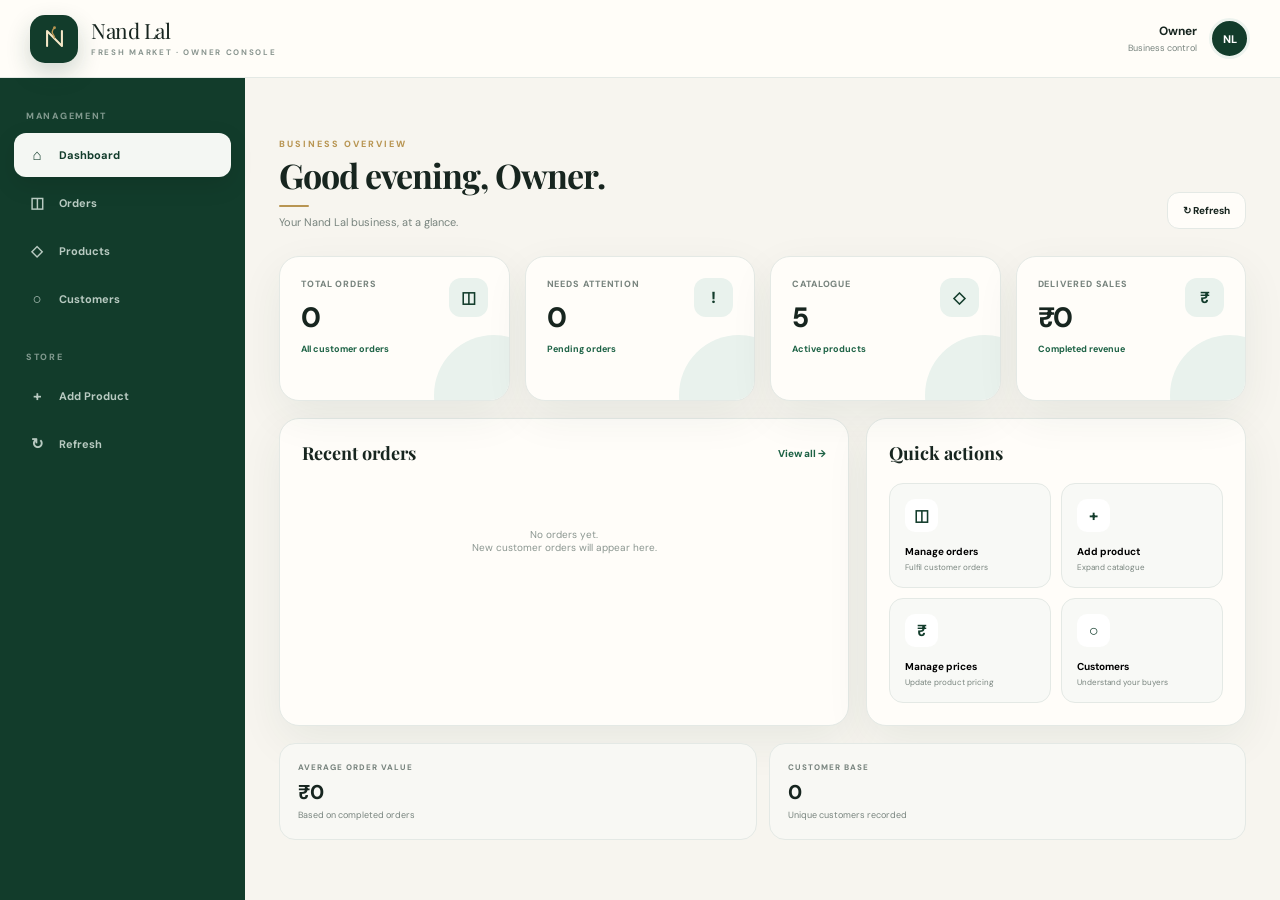
<file: owner.html>
<!DOCTYPE html>
<html lang="en">
<head>
<meta charset="UTF-8">
<meta name="viewport" content="width=device-width,initial-scale=1.0">
<meta name="theme-color" content="#123C2B">
<title>Nand Lal — Owner Console</title>

<style>
@import url('https://fonts.googleapis.com/css2?family=DM+Sans:wght@400;500;600;700&family=Playfair+Display:wght@600;700&display=swap');

:root{
  --green:#123c2b;
  --green2:#1d6245;
  --green3:#e9f2ed;
  --cream:#f7f5ef;
  --white:#fffdf9;
  --ink:#17251f;
  --muted:#78847e;
  --line:#e4e9e5;
  --gold:#b89552;
  --goldbg:#f5eddc;
  --red:#b54a42;
  --redbg:#fae9e7;
  --amber:#9a6a14;
  --amberbg:#fff3d8;
  --blue:#386889;
  --bluebg:#eaf2f8;
  --shadow:0 15px 45px rgba(18,60,43,.065);
  --radius:20px;
}

*{box-sizing:border-box;margin:0;padding:0}

html{scroll-behavior:smooth}

body{
  font-family:"DM Sans",sans-serif;
  background:var(--cream);
  color:var(--ink);
  min-height:100vh;
}

button,input,select{font:inherit}
button{cursor:pointer}
button:focus,input:focus,select:focus{
  outline:2px solid rgba(29,98,69,.2);
  outline-offset:2px
}

/* ================= BRAND ================= */

.brand{
  display:flex;
  align-items:center;
  gap:13px;
}

.logo{
  width:48px;
  height:48px;
  border-radius:15px;
  background:var(--green);
  display:grid;
  place-items:center;
  box-shadow:0 10px 25px rgba(18,60,43,.2);
}

.logo svg{
  width:33px;
  height:33px;
}

.brand-name{
  font-family:"Playfair Display",serif;
  font-size:21px;
  line-height:1;
  letter-spacing:-.5px;
}

.brand-sub{
  color:#89958f;
  font-size:8px;
  font-weight:700;
  letter-spacing:1.7px;
  text-transform:uppercase;
  margin-top:6px;
}

/* ================= TOPBAR ================= */

.topbar{
  height:78px;
  padding:0 30px;
  display:flex;
  align-items:center;
  justify-content:space-between;
  background:rgba(255,253,249,.93);
  border-bottom:1px solid var(--line);
  backdrop-filter:blur(20px);
  position:sticky;
  top:0;
  z-index:50;
}

.owner{
  display:flex;
  align-items:center;
  gap:12px;
}

.owner-info{text-align:right}

.owner-info strong{
  display:block;
  font-size:12px;
}

.owner-info span{
  display:block;
  color:var(--muted);
  font-size:9px;
  margin-top:3px;
}

.avatar{
  width:41px;
  height:41px;
  border-radius:50%;
  display:grid;
  place-items:center;
  background:var(--green);
  color:white;
  font-size:11px;
  font-weight:800;
  border:3px solid #edf3ee;
}

/* ================= LAYOUT ================= */

.layout{
  display:flex;
  min-height:calc(100vh - 78px);
}

.sidebar{
  width:245px;
  background:var(--green);
  color:#c9d8d0;
  padding:27px 14px;
  flex-shrink:0;
}

.nav-label{
  font-size:9px;
  letter-spacing:1.7px;
  color:#81998e;
  font-weight:800;
  text-transform:uppercase;
  margin:5px 12px 11px;
}

.nav-group + .nav-group{
  margin-top:30px;
}

.nav button{
  width:100%;
  border:0;
  background:transparent;
  color:#b8cac1;
  padding:12px 13px;
  border-radius:12px;
  text-align:left;
  margin-bottom:4px;
  font-size:11px;
  font-weight:700;
  display:flex;
  align-items:center;
  gap:12px;
  transition:.2s;
}

.nav button:hover{
  background:rgba(255,255,255,.07);
  color:#fff;
}

.nav button.active{
  background:#f4f7f3;
  color:var(--green);
  box-shadow:0 8px 24px rgba(0,0,0,.1);
}

.nav-icon{
  width:20px;
  text-align:center;
  font-size:15px;
}

/* ================= MAIN ================= */

.main{
  width:100%;
  max-width:1600px;
  margin:auto;
  min-width:0;
  padding:34px;
}

.section{display:none}

.section.active{
  display:block;
  animation:appear .22s ease;
}

@keyframes appear{
  from{opacity:0;transform:translateY(5px)}
  to{opacity:1;transform:none}
}

.page-head{
  display:flex;
  align-items:flex-end;
  justify-content:space-between;
  gap:20px;
  margin-bottom:27px;
}

.eyebrow{
  color:var(--gold);
  font-size:9px;
  font-weight:800;
  letter-spacing:2px;
  text-transform:uppercase;
  margin-bottom:8px;
}

h1{
  font-family:"Playfair Display",serif;
  font-size:34px;
  line-height:1;
  letter-spacing:-1px;
}

.page-head p{
  color:var(--muted);
  font-size:11px;
  margin-top:8px;
}

.gold-line{
  width:30px;
  height:2px;
  border-radius:10px;
  background:var(--gold);
  margin-top:13px;
}

/* ================= BUTTONS ================= */

.primary{
  background:var(--green);
  color:#fff;
  border:0;
  padding:12px 17px;
  border-radius:12px;
  font-size:10px;
  font-weight:800;
  box-shadow:0 9px 22px rgba(18,60,43,.16);
  transition:.2s;
}

.primary:hover{
  transform:translateY(-1px);
  background:#0d3022;
}

.secondary{
  background:var(--white);
  color:var(--ink);
  border:1px solid var(--line);
  padding:11px 15px;
  border-radius:12px;
  font-size:10px;
  font-weight:800;
}

/* ================= CARDS ================= */

.card{
  background:var(--white);
  border:1px solid var(--line);
  border-radius:var(--radius);
  box-shadow:var(--shadow);
}

.stats{
  display:grid;
  grid-template-columns:repeat(4,1fr);
  gap:15px;
}

.stat{
  min-height:145px;
  padding:21px;
  position:relative;
  overflow:hidden;
}

.stat:after{
  content:"";
  position:absolute;
  right:-45px;
  bottom:-55px;
  width:120px;
  height:120px;
  border-radius:50%;
  background:var(--green3);
}

.stat-top{
  display:flex;
  justify-content:space-between;
  align-items:flex-start;
}

.stat-label{
  color:var(--muted);
  font-size:9px;
  font-weight:800;
  text-transform:uppercase;
  letter-spacing:.9px;
}

.stat-value{
  font-size:28px;
  font-weight:800;
  letter-spacing:-1.3px;
  margin-top:9px;
}

.stat-note{
  color:var(--green2);
  font-size:9px;
  font-weight:700;
  margin-top:7px;
}

.stat-icon{
  width:39px;
  height:39px;
  border-radius:12px;
  display:grid;
  place-items:center;
  background:var(--green3);
  color:var(--green);
  font-weight:800;
  position:relative;
  z-index:2;
}

/* ================= DASHBOARD ================= */

.dashboard-grid{
  display:grid;
  grid-template-columns:1.5fr 1fr;
  gap:17px;
  margin-top:17px;
}

.panel{
  padding:22px;
}

.panel-head{
  display:flex;
  justify-content:space-between;
  align-items:center;
  margin-bottom:18px;
}

.panel-head h3{
  font-family:"Playfair Display",serif;
  font-size:18px;
}

.link{
  border:0;
  background:transparent;
  color:var(--green2);
  font-size:10px;
  font-weight:800;
}

.orders{
  display:flex;
  flex-direction:column;
}

.order{
  display:flex;
  justify-content:space-between;
  align-items:center;
  gap:15px;
  padding:14px 0;
  border-bottom:1px solid #edf0ec;
}

.order:last-child{border-bottom:0}

.order-id{
  font-size:11px;
  font-weight:800;
}

.order-meta{
  color:var(--muted);
  font-size:9px;
  margin-top:5px;
}

.order-right{text-align:right}

.amount{
  font-size:12px;
  font-weight:800;
}

.status{
  display:inline-flex;
  align-items:center;
  gap:5px;
  padding:5px 8px;
  margin-top:5px;
  border-radius:20px;
  font-size:8px;
  font-weight:800;
}

.status:before{
  content:"";
  width:5px;
  height:5px;
  border-radius:50%;
  background:currentColor;
}

.pending{color:var(--amber);background:var(--amberbg)}
.confirmed{color:var(--blue);background:var(--bluebg)}
.delivered{color:var(--green2);background:var(--green3)}
.cancelled{color:var(--red);background:var(--redbg)}

/* ================= QUICK ACTIONS ================= */

.quick-grid{
  display:grid;
  grid-template-columns:1fr 1fr;
  gap:10px;
}

.quick{
  border:1px solid var(--line);
  background:#f8f9f6;
  border-radius:14px;
  padding:15px;
  text-align:left;
  transition:.2s;
}

.quick:hover{
  background:var(--green3);
  transform:translateY(-2px);
}

.quick-icon{
  width:33px;
  height:33px;
  display:grid;
  place-items:center;
  border-radius:10px;
  background:#fff;
  color:var(--green);
  font-weight:800;
}

.quick strong{
  display:block;
  margin-top:13px;
  font-size:10px;
}

.quick span{
  display:block;
  margin-top:4px;
  color:var(--muted);
  font-size:8px;
}

/* ================= INSIGHTS ================= */

.insights{
  display:grid;
  grid-template-columns:1fr 1fr;
  gap:12px;
  margin-top:17px;
}

.insight{
  padding:18px;
  border-radius:16px;
  background:#f8f8f4;
  border:1px solid var(--line);
}

.insight-label{
  color:var(--muted);
  font-size:8px;
  font-weight:800;
  letter-spacing:1px;
  text-transform:uppercase;
}

.insight-value{
  font-size:20px;
  font-weight:800;
  margin-top:7px;
}

.insight-text{
  color:var(--muted);
  font-size:9px;
  margin-top:4px;
}

/* ================= TOOLBAR ================= */

.toolbar{
  display:flex;
  flex-wrap:wrap;
  gap:10px;
  margin-bottom:15px;
}

.toolbar input,
.toolbar select{
  border:1px solid var(--line);
  background:var(--white);
  border-radius:11px;
  padding:11px 12px;
  color:var(--ink);
  font-size:10px;
}

.toolbar input{
  flex:1;
  min-width:220px;
}

/* ================= TABLE ================= */

.table-card{overflow:hidden}

.table-wrap{
  overflow:auto;
}

table{
  width:100%;
  min-width:760px;
  border-collapse:collapse;
}

th,td{
  text-align:left;
  padding:15px 18px;
  border-bottom:1px solid #edf0ec;
}

th{
  color:#8b9690;
  font-size:8px;
  letter-spacing:1px;
  font-weight:800;
}

td{
  color:#4d5953;
  font-size:10px;
}

td strong{
  color:var(--ink);
}

td small{
  display:block;
  color:#8b9690;
  margin-top:4px;
  font-size:8px;
}

td select{
  background:#f7f9f6;
  border:1px solid var(--line);
  padding:7px 8px;
  border-radius:8px;
  font-size:9px;
}

.action{
  border:0;
  background:var(--green3);
  color:var(--green);
  padding:8px 10px;
  border-radius:8px;
  font-size:8px;
  font-weight:800;
}

.danger{
  background:var(--redbg);
  color:var(--red);
  margin-left:4px;
}

.empty{
  text-align:center;
  padding:45px 20px;
  color:#8b9690;
  font-size:10px;
}

/* ================= PRODUCT IMAGE ================= */

.product-name{
  display:flex;
  align-items:center;
  gap:10px;
}

.product-img{
  width:36px;
  height:36px;
  border-radius:10px;
  object-fit:cover;
  background:var(--green3);
}

/* ================= MODAL ================= */

.modal{
  display:none;
  position:fixed;
  inset:0;
  z-index:100;
  background:rgba(10,28,20,.6);
  backdrop-filter:blur(8px);
  align-items:center;
  justify-content:center;
  padding:18px;
}

.modal.show{display:flex}

.modal-box{
  width:min(570px,100%);
  max-height:90vh;
  overflow:auto;
  background:var(--white);
  border-radius:25px;
  padding:25px;
  box-shadow:0 35px 100px rgba(0,0,0,.22);
}

.modal-head{
  display:flex;
  justify-content:space-between;
  align-items:flex-start;
  margin-bottom:22px;
}

.modal-head h3{
  font-family:"Playfair Display",serif;
  font-size:22px;
}

.modal-head p{
  color:var(--muted);
  font-size:9px;
  margin-top:5px;
}

.close{
  width:34px;
  height:34px;
  border:0;
  border-radius:10px;
  background:#eff2ef;
  color:var(--ink);
  font-size:18px;
}

.form-grid{
  display:grid;
  grid-template-columns:1fr 1fr;
  gap:13px;
}

.form-group{
  display:flex;
  flex-direction:column;
  gap:6px;
}

.form-group.full{grid-column:1/-1}

.form-group label{
  color:#68756e;
  font-size:8px;
  font-weight:800;
  letter-spacing:.7px;
}

.form-group input,
.form-group select{
  border:1px solid var(--line);
  background:#fbfcfa;
  border-radius:11px;
  padding:12px;
  color:var(--ink);
  font-size:10px;
}

.save{
  width:100%;
  border:0;
  margin-top:18px;
  padding:13px;
  border-radius:12px;
  background:var(--green);
  color:#fff;
  font-size:10px;
  font-weight:800;
}

/* ================= ORDER DETAIL ================= */

.detail-row{
  padding:12px 0;
  border-bottom:1px solid var(--line);
}

.detail-row:last-child{border-bottom:0}

.detail-label{
  color:var(--muted);
  font-size:8px;
  text-transform:uppercase;
  letter-spacing:.8px;
  font-weight:800;
}

.detail-value{
  margin-top:4px;
  font-size:11px;
  font-weight:700;
}

/* ================= TOAST ================= */

.toast{
  position:fixed;
  right:22px;
  bottom:22px;
  z-index:200;
  background:var(--green);
  color:#fff;
  padding:12px 15px;
  border-radius:12px;
  font-size:10px;
  font-weight:700;
  box-shadow:0 15px 40px rgba(0,0,0,.18);
  transform:translateY(20px);
  opacity:0;
  pointer-events:none;
  transition:.25s;
}

.toast.show{
  transform:none;
  opacity:1;
}

/* ================= MOBILE ================= */

.mobile-nav{
  display:none;
}

@media(max-width:1050px){

  .sidebar{
    width:76px;
  }

  .nav-label,
  .nav button span:last-child,
  .brand-name,
  .brand-sub{
    display:none;
  }

  .nav button{
    justify-content:center;
    padding:13px;
  }

  .dashboard-grid{
    grid-template-columns:1fr;
  }

}

@media(max-width:700px){

  .topbar{
    height:68px;
    padding:0 15px;
  }

  .layout{
    min-height:calc(100vh - 68px);
  }

  .sidebar{
    display:none;
  }

  .main{
    padding:23px 15px 92px;
  }

  .owner-info{
    display:none;
  }

  .brand-name{
    display:block;
    font-size:19px;
  }

  .brand-sub{
    display:block;
  }

  .logo{
    width:41px;
    height:41px;
  }

  .page-head{
    flex-direction:column;
    align-items:flex-start;
  }

  h1{
    font-size:29px;
  }

  .stats{
    grid-template-columns:1fr 1fr;
    gap:9px;
  }

  .stat{
    padding:16px;
    min-height:125px;
  }

  .stat-value{
    font-size:22px;
  }

  .stat-icon{
    display:none;
  }

  .panel{
    padding:17px;
  }

  .insights{
    grid-template-columns:1fr 1fr;
  }

  .form-grid{
    grid-template-columns:1fr;
  }

  .form-group.full{
    grid-column:auto;
  }

  .toolbar input{
    min-width:100%;
  }

  .mobile-nav{
    display:flex;
    position:fixed;
    left:12px;
    right:12px;
    bottom:12px;
    height:62px;
    z-index:70;
    background:rgba(18,60,43,.96);
    backdrop-filter:blur(18px);
    border-radius:19px;
    padding:6px;
    box-shadow:0 16px 45px rgba(18,60,43,.25);
  }

  .mobile-nav button{
    flex:1;
    border:0;
    background:transparent;
    color:#b9cbc2;
    border-radius:13px;
    font-size:7px;
    font-weight:800;
  }

  .mobile-nav button.active{
    background:#f4f7f3;
    color:var(--green);
  }

  .mobile-icon{
    display:block;
    font-size:15px;
    margin-bottom:3px;
  }

}

@media(max-width:420px){

  .stats{
    grid-template-columns:1fr;
  }

  .insights{
    grid-template-columns:1fr;
  }

}
</style>
</head>

<body>

<header class="topbar">

  <div class="brand">

    <!-- PREMIUM NAND LAL MARK -->
    <div class="logo">
      <svg viewBox="0 0 40 40" fill="none">
        <path
          d="M11 29V11L29 29V11"
          stroke="#F4E7C7"
          stroke-width="2.5"
          stroke-linecap="round"
          stroke-linejoin="round"/>
        <path
          d="M20 7C20 7 17.2 9.1 17.2 12C17.2 15 20 16.2 20 19"
          stroke="#B89552"
          stroke-width="1.8"
          stroke-linecap="round"/>
        <circle cx="20" cy="7" r="1.7" fill="#B89552"/>
      </svg>
    </div>

    <div>
      <div class="brand-name">Nand Lal</div>
      <div class="brand-sub">Fresh Market · Owner Console</div>
    </div>

  </div>

  <div class="owner">

    <div class="owner-info">
      <strong>Owner</strong>
      <span>Business control</span>
    </div>

    <div class="avatar">NL</div>

  </div>

</header>

<div class="layout">

<aside class="sidebar">

  <div class="nav-group">

    <div class="nav-label">Management</div>

    <div class="nav">

      <button class="active" onclick="showSection('dashboard',this)">
        <span class="nav-icon">⌂</span>
        <span>Dashboard</span>
      </button>

      <button onclick="showSection('orders',this)">
        <span class="nav-icon">◫</span>
        <span>Orders</span>
      </button>

      <button onclick="showSection('products',this)">
        <span class="nav-icon">◇</span>
        <span>Products</span>
      </button>

      <button onclick="showSection('customers',this)">
        <span class="nav-icon">○</span>
        <span>Customers</span>
      </button>

    </div>

  </div>

  <div class="nav-group">

    <div class="nav-label">Store</div>

    <div class="nav">

      <button onclick="openProductModal()">
        <span class="nav-icon">+</span>
        <span>Add Product</span>
      </button>

      <button onclick="loadDashboard()">
        <span class="nav-icon">↻</span>
        <span>Refresh</span>
      </button>

    </div>

  </div>

</aside>

<main class="main">

<!-- ================= DASHBOARD ================= -->

<section id="dashboard" class="section active">

  <div class="page-head">

    <div>

      <div class="eyebrow">Business overview</div>

      <h1 id="greeting">Good evening, Owner.</h1>

      <div class="gold-line"></div>

      <p>Your Nand Lal business, at a glance.</p>

    </div>

    <button class="secondary" onclick="loadDashboard()">
      ↻ Refresh
    </button>

  </div>

  <div class="stats">

    <div class="card stat">

      <div class="stat-top">

        <div>
          <div class="stat-label">Total orders</div>
          <div class="stat-value" id="totalOrders">0</div>
          <div class="stat-note">All customer orders</div>
        </div>

        <div class="stat-icon">◫</div>

      </div>

    </div>

    <div class="card stat">

      <div class="stat-top">

        <div>
          <div class="stat-label">Needs attention</div>
          <div class="stat-value" id="pendingOrders">0</div>
          <div class="stat-note">Pending orders</div>
        </div>

        <div class="stat-icon">!</div>

      </div>

    </div>

    <div class="card stat">

      <div class="stat-top">

        <div>
          <div class="stat-label">Catalogue</div>
          <div class="stat-value" id="totalProducts">0</div>
          <div class="stat-note">Active products</div>
        </div>

        <div class="stat-icon">◇</div>

      </div>

    </div>

    <div class="card stat">

      <div class="stat-top">

        <div>
          <div class="stat-label">Delivered sales</div>
          <div class="stat-value" id="totalSales">₹0</div>
          <div class="stat-note">Completed revenue</div>
        </div>

        <div class="stat-icon">₹</div>

      </div>

    </div>

  </div>

  <div class="dashboard-grid">

    <div class="card panel">

      <div class="panel-head">

        <h3>Recent orders</h3>

        <button class="link" onclick="showSection('orders')">
          View all →
        </button>

      </div>

      <div id="recentOrders" class="orders"></div>

    </div>

    <div class="card panel">

      <div class="panel-head">
        <h3>Quick actions</h3>
      </div>

      <div class="quick-grid">

        <button class="quick" onclick="showSection('orders')">
          <div class="quick-icon">◫</div>
          <strong>Manage orders</strong>
          <span>Fulfil customer orders</span>
        </button>

        <button class="quick" onclick="openProductModal()">
          <div class="quick-icon">+</div>
          <strong>Add product</strong>
          <span>Expand catalogue</span>
        </button>

        <button class="quick" onclick="showSection('products')">
          <div class="quick-icon">₹</div>
          <strong>Manage prices</strong>
          <span>Update product pricing</span>
        </button>

        <button class="quick" onclick="showSection('customers')">
          <div class="quick-icon">○</div>
          <strong>Customers</strong>
          <span>Understand your buyers</span>
        </button>

      </div>

    </div>

  </div>

  <div class="insights">

    <div class="insight">
      <div class="insight-label">Average order value</div>
      <div class="insight-value" id="avgOrder">₹0</div>
      <div class="insight-text">Based on completed orders</div>
    </div>

    <div class="insight">
      <div class="insight-label">Customer base</div>
      <div class="insight-value" id="customerCount">0</div>
      <div class="insight-text">Unique customers recorded</div>
    </div>

  </div>

</section>

<!-- ================= ORDERS ================= -->

<section id="orders" class="section">

  <div class="page-head">

    <div>
      <div class="eyebrow">Operations</div>
      <h1>Orders</h1>
      <p>Manage every customer order from one workspace.</p>
    </div>

  </div>

  <div class="toolbar">

    <input
      id="orderSearch"
      type="search"
      placeholder="Search order, customer or phone..."
      oninput="renderOrders()">

    <select id="orderFilter" onchange="renderOrders()">
      <option value="all">All statuses</option>
      <option>Pending</option>
      <option>Confirmed</option>
      <option>Delivered</option>
      <option>Cancelled</option>
    </select>

  </div>

  <div class="card table-card">

    <div class="table-wrap">

      <table>

        <thead>
          <tr>
            <th>ORDER</th>
            <th>CUSTOMER</th>
            <th>PHONE</th>
            <th>TOTAL</th>
            <th>STATUS</th>
            <th>ACTION</th>
          </tr>
        </thead>

        <tbody id="ordersTable"></tbody>

      </table>

    </div>

  </div>

</section>

<!-- ================= PRODUCTS ================= -->

<section id="products" class="section">

  <div class="page-head">

    <div>
      <div class="eyebrow">Catalogue</div>
      <h1>Products</h1>
      <p>Manage products, pricing and catalogue quality.</p>
    </div>

    <button class="primary" onclick="openProductModal()">
      + Add product
    </button>

  </div>

  <div class="toolbar">

    <input
      id="productSearch"
      type="search"
      placeholder="Search product or category..."
      oninput="renderProducts()">

  </div>

  <div class="card table-card">

    <div class="table-wrap">

      <table>

        <thead>
          <tr>
            <th>PRODUCT</th>
            <th>CATEGORY</th>
            <th>UNIT</th>
            <th>PRICE</th>
            <th>ACTION</th>
          </tr>
        </thead>

        <tbody id="productsTable"></tbody>

      </table>

    </div>

  </div>

</section>

<!-- ================= CUSTOMERS ================= -->

<section id="customers" class="section">

  <div class="page-head">

    <div>
      <div class="eyebrow">Relationships</div>
      <h1>Customers</h1>
      <p>Your customer base, built automatically from orders.</p>
    </div>

  </div>

  <div class="card table-card">

    <div class="table-wrap">

      <table>

        <thead>
          <tr>
            <th>NAME</th>
            <th>PHONE</th>
            <th>ADDRESS</th>
            <th>ORDERS</th>
          </tr>
        </thead>

        <tbody id="customersTable"></tbody>

      </table>

    </div>

  </div>

</section>

</main>
</div>

<!-- ================= MOBILE NAV ================= -->

<nav class="mobile-nav">

  <button class="active" onclick="mobileNav('dashboard',this)">
    <span class="mobile-icon">⌂</span>
    Home
  </button>

  <button onclick="mobileNav('orders',this)">
    <span class="mobile-icon">◫</span>
    Orders
  </button>

  <button onclick="openProductModal()">
    <span class="mobile-icon">+</span>
    Product
  </button>

  <button onclick="mobileNav('customers',this)">
    <span class="mobile-icon">○</span>
    Customers
  </button>

</nav>

<!-- ================= PRODUCT MODAL ================= -->

<div class="modal" id="productModal">

  <div class="modal-box">

    <div class="modal-head">

      <div>
        <h3 id="productModalTitle">Add product</h3>
        <p>Create a polished catalogue entry.</p>
      </div>

      <button class="close" onclick="closeProductModal()">×</button>

    </div>

    <div class="form-grid">

      <div class="form-group">
        <label>PRODUCT NAME</label>
        <input id="productName" placeholder="e.g. Alphonso Mango">
      </div>

      <div class="form-group">
        <label>CATEGORY</label>
        <select id="productCategory">
          <option>Fruits</option>
          <option>Vegetables</option>
          <option>Other</option>
        </select>
      </div>

      <div class="form-group">
        <label>UNIT</label>
        <select id="productUnit">
          <option>kg</option>
          <option>500g</option>
          <option>piece</option>
          <option>dozen</option>
        </select>
      </div>

      <div class="form-group">
        <label>PRICE ₹</label>
        <input id="productPrice" type="number" min="0">
      </div>

      <div class="form-group full">
        <label>IMAGE URL · OPTIONAL</label>
        <input id="productImage" placeholder="https://...">
      </div>

    </div>

    <button class="save" onclick="saveProduct()">
      Save product
    </button>

  </div>

</div>

<!-- ================= ORDER MODAL ================= -->

<div class="modal" id="orderModal">

  <div class="modal-box">

    <div class="modal-head">

      <div>
        <h3>Order details</h3>
        <p>Complete customer and fulfilment information.</p>
      </div>

      <button class="close" onclick="closeOrderModal()">×</button>

    </div>

    <div id="orderDetails"></div>

  </div>

</div>

<div class="toast" id="toast"></div>

<script>

/* =========================================================
   NAND LAL — MASTER OWNER CONSOLE
   ---------------------------------------------------------
   Existing storage keys preserved:
   nandlal_orders
   nandlal_products
   ========================================================= */

let orders = JSON.parse(
  localStorage.getItem("nandlal_orders") || "[]"
);

let products = JSON.parse(
  localStorage.getItem("nandlal_products") || "[]"
);

let editProductId = null;

/* ================= INITIAL PRODUCT DATA ================= */

if(!products.length){

  products = [
    {
      id:"p1",
      name:"Potato",
      category:"Vegetables",
      unit:"kg",
      price:30
    },
    {
      id:"p2",
      name:"Onion",
      category:"Vegetables",
      unit:"kg",
      price:35
    },
    {
      id:"p3",
      name:"Tomato",
      category:"Vegetables",
      unit:"kg",
      price:40
    },
    {
      id:"p4",
      name:"Mango",
      category:"Fruits",
      unit:"kg",
      price:100
    },
    {
      id:"p5",
      name:"Apple",
      category:"Fruits",
      unit:"kg",
      price:140
    }
  ];

  saveProducts();
}

/* ================= STORAGE ================= */

function saveOrders(){

  localStorage.setItem(
    "nandlal_orders",
    JSON.stringify(orders)
  );

}

function saveProducts(){

  localStorage.setItem(
    "nandlal_products",
    JSON.stringify(products)
  );

}

/* ================= NAVIGATION ================= */

function showSection(id,btn){

  document.querySelectorAll(".section")
    .forEach(s=>s.classList.remove("active"));

  const target=document.getElementById(id);

  if(target) target.classList.add("active");

  document.querySelectorAll(".nav button")
    .forEach(b=>b.classList.remove("active"));

  if(btn) btn.classList.add("active");

  if(id==="dashboard") loadDashboard();
  if(id==="orders") renderOrders();
  if(id==="products") renderProducts();
  if(id==="customers") renderCustomers();

  window.scrollTo({
    top:0,
    behavior:"smooth"
  });

}

function mobileNav(id,btn){

  document.querySelectorAll(".mobile-nav button")
    .forEach(b=>b.classList.remove("active"));

  if(btn) btn.classList.add("active");

  showSection(id);

}

/* ================= DASHBOARD ================= */

function loadDashboard(){

  const pending=orders.filter(
    o=>o.status==="Pending"
  ).length;

  const delivered=orders.filter(
    o=>o.status==="Delivered"
  );

  const sales=delivered.reduce(
    (sum,o)=>sum+Number(o.total||0),
    0
  );

  const average=delivered.length
    ? sales/delivered.length
    : 0;

  document.getElementById("totalOrders")
    .textContent=orders.length;

  document.getElementById("pendingOrders")
    .textContent=pending;

  document.getElementById("totalProducts")
    .textContent=products.length;

  document.getElementById("totalSales")
    .textContent=formatMoney(sales);

  document.getElementById("avgOrder")
    .textContent=formatMoney(average);

  document.getElementById("customerCount")
    .textContent=getCustomers().length;

  setGreeting();

  renderRecentOrders();

}

/* ================= GREETING ================= */

function setGreeting(){

  const hour=new Date().getHours();

  let text="Good evening, Owner.";

  if(hour<12){
    text="Good morning, Owner.";
  }else if(hour<17){
    text="Good afternoon, Owner.";
  }

  document.getElementById("greeting")
    .textContent=text;

}

/* ================= RECENT ORDERS ================= */

function renderRecentOrders(){

  const box=document.getElementById("recentOrders");

  const recent=[...orders]
    .reverse()
    .slice(0,6);

  if(!recent.length){

    box.innerHTML=`
      <div class="empty">
        No orders yet.<br>
        New customer orders will appear here.
      </div>
    `;

    return;
  }

  box.innerHTML=recent.map(o=>`

    <div class="order">

      <div>

        <div class="order-id">
          #${escapeHTML(o.id)}
        </div>

        <div class="order-meta">
          ${escapeHTML(o.customer||"Customer")}
        </div>

      </div>

      <div class="order-right">

        <div class="amount">
          ${formatMoney(o.total)}
        </div>

        <span class="status ${statusClass(o.status)}">
          ${escapeHTML(o.status||"Pending")}
        </span>

      </div>

    </div>

  `).join("");

}

/* ================= ORDERS ================= */

function renderOrders(){

  const tbody=document.getElementById("ordersTable");

  const search=(
    document.getElementById("orderSearch")?.value||""
  ).toLowerCase();

  const filter=
    document.getElementById("orderFilter")?.value||"all";

  const filtered=orders.filter(o=>{

    const text=`
      ${o.id}
      ${o.customer}
      ${o.phone}
      ${o.address}
      ${o.location}
    `.toLowerCase();

    return text.includes(search)
      && (
        filter==="all"
        || o.status===filter
      );

  });

  if(!filtered.length){

    tbody.innerHTML=`
      <tr>
        <td colspan="6">
          <div class="empty">
            No orders found.
          </div>
        </td>
      </tr>
    `;

    return;
  }

  tbody.innerHTML=filtered.map(o=>`

    <tr>

      <td>
        <strong>#${escapeHTML(o.id)}</strong>
      </td>

      <td>

        <strong>
          ${escapeHTML(o.customer||"Customer")}
        </strong>

        <small>
          ${escapeHTML(o.address||"")}
        </small>

      </td>

      <td>
        ${escapeHTML(o.phone||"-")}
      </td>

      <td>
        <strong>
          ${formatMoney(o.total)}
        </strong>
      </td>

      <td>

        <select
          onchange="changeOrderStatus('${escapeAttr(o.id)}',this.value)"
        >

          ${[
            "Pending",
            "Confirmed",
            "Delivered",
            "Cancelled"
          ].map(s=>`

            <option
              value="${s}"
              ${o.status===s?"selected":""}
            >
              ${s}
            </option>

          `).join("")}

        </select>

      </td>

      <td>

        <button
          class="action"
          onclick="viewOrder('${escapeAttr(o.id)}')"
        >
          View
        </button>

      </td>

    </tr>

  `).join("");

}

/* ================= STATUS ================= */

function changeOrderStatus(id,status){

  const order=orders.find(
    o=>String(o.id)===String(id)
  );

  if(!order) return;

  order.status=status;

  saveOrders();

  renderOrders();
  loadDashboard();

  showToast(
    "Order status updated"
  );

}

/* ================= ORDER DETAIL ================= */

function viewOrder(id){

  const order=orders.find(
    o=>String(o.id)===String(id)
  );

  if(!order) return;

  const details=document.getElementById("orderDetails");

  details.innerHTML=`

    <div class="detail-row">
      <div class="detail-label">Order</div>
      <div class="detail-value">
        #${escapeHTML(order.id)}
      </div>
    </div>

    <div class="detail-row">
      <div class="detail-label">Customer</div>
      <div class="detail-value">
        ${escapeHTML(order.customer||"-")}
      </div>
    </div>

    <div class="detail-row">
      <div class="detail-label">Phone</div>
      <div class="detail-value">
        ${escapeHTML(order.phone||"-")}
      </div>
    </div>

    <div class="detail-row">
      <div class="detail-label">Address</div>
      <div class="detail-value">
        ${escapeHTML(order.address||"-")}
      </div>
    </div>

    <div class="detail-row">
      <div class="detail-label">Location</div>
      <div class="detail-value">
        ${escapeHTML(order.location||"-")}
      </div>
    </div>

    <div class="detail-row">
      <div class="detail-label">Total</div>
      <div class="detail-value">
        ${formatMoney(order.total)}
      </div>
    </div>

    <div class="detail-row">
      <div class="detail-label">Status</div>
      <div class="detail-value">
        <span class="status ${statusClass(order.status)}">
          ${escapeHTML(order.status||"Pending")}
        </span>
      </div>
    </div>

  `;

  document
    .getElementById("orderModal")
    .classList.add("show");

}

function closeOrderModal(){

  document
    .getElementById("orderModal")
    .classList.remove("show");

}

/* ================= PRODUCTS ================= */

function renderProducts(){

  const tbody=document.getElementById("productsTable");

  const search=(
    document.getElementById("productSearch")?.value||""
  ).toLowerCase();

  const filtered=products.filter(p=>
    `${p.name} ${p.category}`
      .toLowerCase()
      .includes(search)
  );

  if(!filtered.length){

    tbody.innerHTML=`
      <tr>
        <td colspan="5">
          <div class="empty">
            No products found.
          </div>
        </td>
      </tr>
    `;

    return;
  }

  tbody.innerHTML=filtered.map(p=>{

    const image=p.image
      ? `<img class="product-img"
          src="${escapeAttr(p.image)}"
          alt=""
          onerror="this.style.display='none'">`
      : `<div class="product-img"></div>`;

    return `

      <tr>

        <td>

          <div class="product-name">

            ${image}

            <strong>
              ${escapeHTML(p.name)}
            </strong>

          </div>

        </td>

        <td>
          ${escapeHTML(p.category||"-")}
        </td>

        <td>
          ${escapeHTML(p.unit||"-")}
        </td>

        <td>
          <strong>
            ${formatMoney(p.price)}
          </strong>
        </td>

        <td>

          <button
            class="action"
            onclick="editProduct('${escapeAttr(p.id)}')"
          >
            Edit
          </button>

          <button
            class="action danger"
            onclick="deleteProduct('${escapeAttr(p.id)}')"
          >
            Delete
          </button>

        </td>

      </tr>

    `;

  }).join("");

}

/* ================= PRODUCT MODAL ================= */

function openProductModal(){

  editProductId=null;

  document.getElementById("productModalTitle")
    .textContent="Add product";

  document.getElementById("productName").value="";
  document.getElementById("productPrice").value="";
  document.getElementById("productImage").value="";

  document.getElementById("productCategory")
    .value="Fruits";

  document.getElementById("productUnit")
    .value="kg";

  document
    .getElementById("productModal")
    .classList.add("show");

  setTimeout(()=>{
    document.getElementById("productName").focus();
  },100);

}

function closeProductModal(){

  document
    .getElementById("productModal")
    .classList.remove("show");

  editProductId=null;

}

/* ================= EDIT PRODUCT ================= */

function editProduct(id){

  const p=products.find(
    x=>String(x.id)===String(id)
  );

  if(!p)return;

  editProductId=id;

  document.getElementById("productModalTitle")
    .textContent="Edit product";

  document.getElementById("productName")
    .value=p.name||"";

  document.getElementById("productCategory")
    .value=p.category||"Fruits";

  document.getElementById("productUnit")
    .value=p.unit||"kg";

  document.getElementById("productPrice")
    .value=p.price||"";

  document.getElementById("productImage")
    .value=p.image||"";

  document
    .getElementById("productModal")
    .classList.add("show");

}

/* ================= SAVE PRODUCT ================= */

function saveProduct(){

  const name=
    document.getElementById("productName")
      .value.trim();

  const category=
    document.getElementById("productCategory")
      .value;

  const unit=
    document.getElementById("productUnit")
      .value;

  const price=
    Number(
      document.getElementById("productPrice")
        .value
    );

  const image=
    document.getElementById("productImage")
      .value.trim();

  if(!name){

    showToast("Product name is required");

    return;
  }

  if(!Number.isFinite(price)||price<0){

    showToast("Enter a valid price");

    return;
  }

  if(editProductId){

    const product=products.find(
      p=>String(p.id)===String(editProductId)
    );

    if(product){

      product.name=name;
      product.category=category;
      product.unit=unit;
      product.price=price;
      product.image=image;

    }

  }else{

    products.push({

      id:"p"+Date.now(),

      name,

      category,

      unit,

      price,

      image

    });

  }

  saveProducts();

  closeProductModal();

  renderProducts();

  loadDashboard();

  showToast(
    editProductId
      ? "Product updated"
      : "Product added"
  );

}

/* ================= DELETE PRODUCT ================= */

function deleteProduct(id){

  const product=products.find(
    p=>String(p.id)===String(id)
  );

  if(!product)return;

  const yes=confirm(
    `Delete "${product.name}"?`
  );

  if(!yes)return;

  products=products.filter(
    p=>String(p.id)!==String(id)
  );

  saveProducts();

  renderProducts();
  loadDashboard();

  showToast("Product deleted");

}

/* ================= CUSTOMERS ================= */

function getCustomers(){

  const map=new Map();

  orders.forEach(o=>{

    const key=
      o.phone
      || o.customer
      || "unknown";

    if(!map.has(key)){

      map.set(key,{

        name:o.customer||"Customer",

        phone:o.phone||"-",

        address:o.address||"-",

        orders:0

      });

    }

    map.get(key).orders++;

  });

  return [...map.values()];

}

function renderCustomers(){

  const tbody=
    document.getElementById("customersTable");

  const customers=getCustomers();

  if(!customers.length){

    tbody.innerHTML=`
      <tr>
        <td colspan="4">
          <div class="empty">
            No customers yet.
          </div>
        </td>
      </tr>
    `;

    return;
  }

  tbody.innerHTML=customers.map(c=>`

    <tr>

      <td>
        <strong>
          ${escapeHTML(c.name)}
        </strong>
      </td>

      <td>
        ${escapeHTML(c.phone)}
      </td>

      <td>
        ${escapeHTML(c.address)}
      </td>

      <td>
        <strong>
          ${c.orders}
        </strong>
      </td>

    </tr>

  `).join("");

}

/* ================= HELPERS ================= */

function formatMoney(value){

  return "₹"+Number(value||0)
    .toLocaleString("en-IN",{
      maximumFractionDigits:0
    });

}

function statusClass(status){

  return {

    Pending:"pending",

    Confirmed:"confirmed",

    Delivered:"delivered",

    Cancelled:"cancelled"

  }[status]||"pending";

}

function escapeHTML(value){

  return String(value??"")
    .replace(/&/g,"&amp;")
    .replace(/</g,"&lt;")
    .replace(/>/g,"&gt;")
    .replace(/"/g,"&quot;")
    .replace(/'/g,"&#039;");

}

function escapeAttr(value){

  return escapeHTML(value);

}

/* ================= TOAST ================= */

let toastTimer;

function showToast(message){

  const toast=document.getElementById("toast");

  toast.textContent=message;

  toast.classList.add("show");

  clearTimeout(toastTimer);

  toastTimer=setTimeout(()=>{

    toast.classList.remove("show");

  },2400);

}

/* ================= MODAL UX ================= */

document
  .getElementById("productModal")
  .addEventListener("click",e=>{

    if(e.target===e.currentTarget){

      closeProductModal();

    }

  });

document
  .getElementById("orderModal")
  .addEventListener("click",e=>{

    if(e.target===e.currentTarget){

      closeOrderModal();

    }

  });

document.addEventListener("keydown",e=>{

  if(e.key==="Escape"){

    closeProductModal();
    closeOrderModal();

  }

});

/* ================= INITIALISE ================= */

loadDashboard();
renderOrders();
renderProducts();
renderCustomers();

</script>

</body>
</html>
</file>
